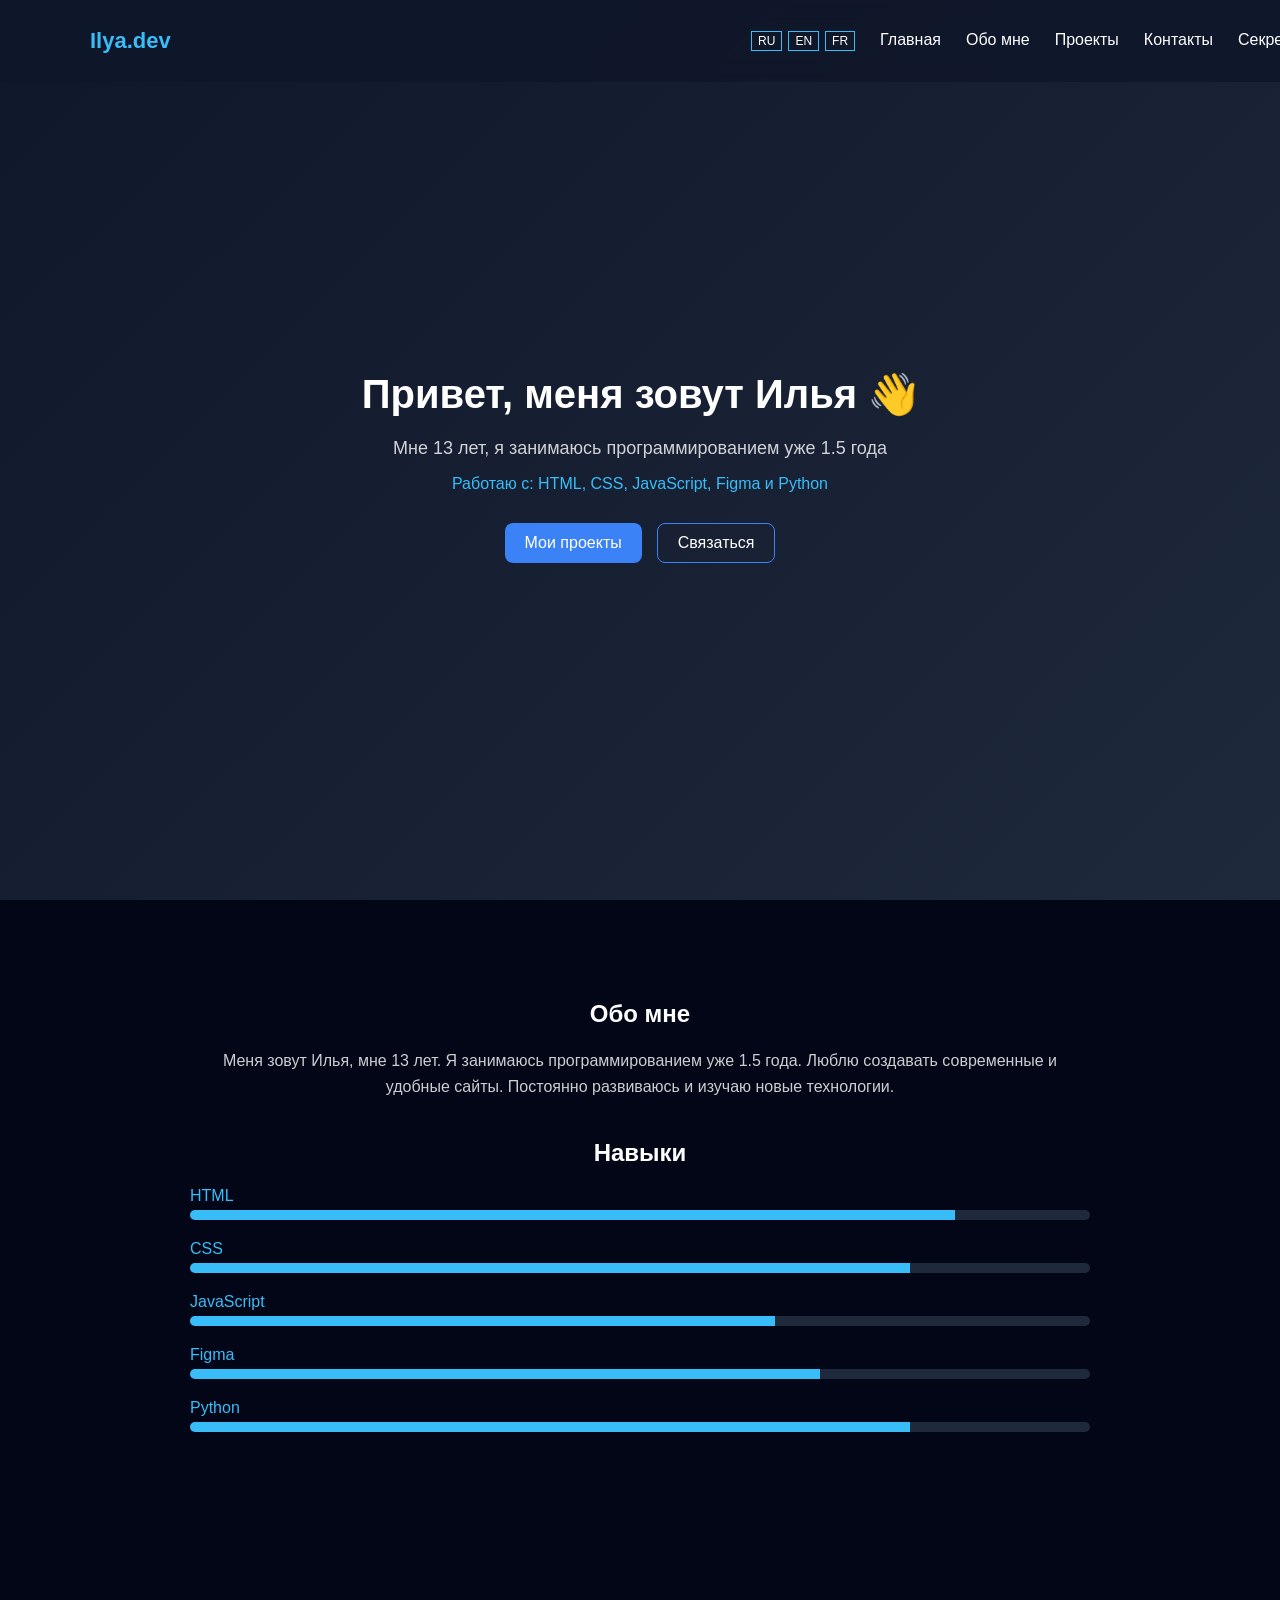
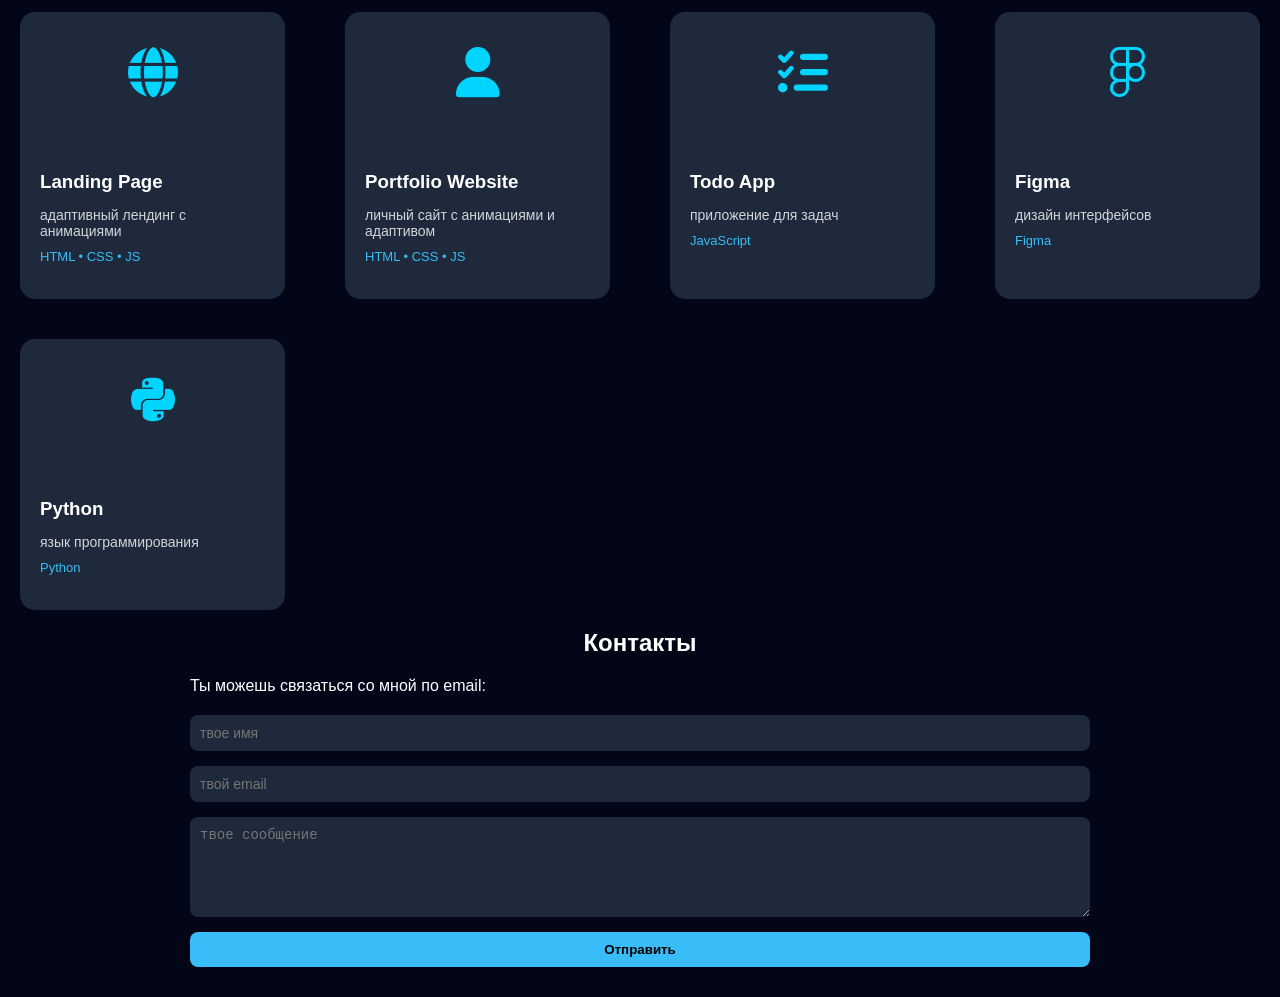
<file: index.html>
<!DOCTYPE html>
<html lang="ru">
<head>
  <meta charset="UTF-8">
  <meta name="viewport" content="width=device-width, initial-scale=1.0">
  <title>Ilya.dev - Портфолио</title>
  <link rel="stylesheet" href="style.css">
  <script src="script.js" defer></script>
  <link rel="stylesheet" href="https://cdnjs.cloudflare.com/ajax/libs/font-awesome/6.5.0/css/all.min.css">
</head>
<body>

  <!-- Navbar -->
  <nav id="navbar">
    <div class="nav-container">
      <div class="logo">Ilya.dev</div>
      <ul class="nav-links">
        <li class="lang-switch">
          <button onclick="setLanguage('ru')">RU</button>
          <button onclick="setLanguage('en')">EN</button>
          <button onclick="setLanguage('fr')">FR</button>
        </li>
        <li><a id="hero-link" href="#hero">Главная</a></li>
        <li><a id="about-link" href="#about">Обо мне</a></li>
        <li><a id="projects-link" href="#projects">Проекты</a></li>
        <li><a id="contact-link" href="#contact">Контакты</a></li>
        <li><a id="secret-link" href="rickroll.html">Секрет</a></li>
      </ul>
      <div class="menu-toggle" id="menu-toggle">☰</div>
    </div>
  </nav>

  <!-- Hero Section -->
  <section class="reveal" id="hero">
    <div class="hero-content">
      <h1 id="title">
  Привет, меня зовут Илья 👋<br>
  <span id="typing"></span>
</h1>

<p class="subtitle" id="subtitle">
  Мне 13 лет, я занимаюсь программированием уже 1.5 года
</p>

<p class="skills" id="skills-text">
  Работаю с: HTML, CSS, JavaScript, Figma и Python
</p>
      <div class="buttons">
        <button onclick="closeMenuAndScroll('#projects-grid')" class="btn" id="projects-btn">Мои проекты</button>
<button onclick="closeMenuAndScroll('#contact')" class="btn btn-outline" id="contact-btn">Связаться</button>
      
      </div>
    </div>
  </section>

<!-- About Section -->
<section class="reveal" id="about">
  <div class="container">
    <h2 id="about-title">Обо мне</h2>

<p class="about-text" id="about-text">
  Меня зовут Илья, мне 13 лет. Я занимаюсь программированием уже 1.5 года.
  Люблю создавать современные и удобные сайты. Постоянно развиваюсь и изучаю новые технологии.
</p>

    <h2 id="Skillers">Навыки</h2>
    <div class="skills">

      <div class="skill">
        <p>HTML</p>
        <div class="progress">
          <div class="progress-bar" data-width="85%"></div>
        </div>
      </div>

      <div class="skill">
        <p>CSS</p>
        <div class="progress">
          <div class="progress-bar" data-width="80%"></div>
        </div>
      </div>

      <div class="skill">
        <p>JavaScript</p>
        <div class="progress">
          <div class="progress-bar" data-width="65%"></div>
        </div>
      </div>

      <div class="skill">
        <p>Figma</p>
        <div class="progress">
          <div class="progress-bar" data-width="70%"></div>
        </div>
      </div>

      <!-- ✅ ВОТ ТУТ Python -->
      <div class="skill">
        <p>Python</p>
        <div class="progress">
          <div class="progress-bar" data-width="80%"></div>
        </div>
      </div>

    </div>
  </div>
</section>
<section class="reveal" id="projects-grid">
  <div class="projects-grid">

  <!-- Проект 1 -->
  <a href="https://www.gohighlevel.com/paidad-google5315b2?utm_source=google&utm_medium=pmax&utm_campaign=ghl_pmax_prospection_global&campaign_id=21990286791&gad_source=1&gad_campaignid=21990299505&gbraid=0AAAAADCDDbjnB-S2tPz_fdzbXPJneMq8s&gclid=Cj0KCQjwkMjOBhC5ARIsADIdb3dOGjlkPdTR_u-k4PlXIwKdNZaTV01KOSbACu87s2nKSUiuEUiqLycaArewEALw_wcB" target="_blank" class="card">
    <div class="card-img icon">
      <i class="fas fa-globe"></i>
    </div>
    <div  class="card-content">
      <h3>Landing Page</h3>
      <p id="Cards_heehe">Современный адаптивный лендинг с анимациями</p>
      <div class="tech">HTML • CSS • JS</div>
    </div>
  </a>

  <!-- Проект 2 -->
  <a href="https://code.visualstudio.com/" target="_blank" class="card">
    <div class="card-img icon">
      <i class="fas fa-user"></i>
    </div>
    <div class="card-content">
      <h3>Portfolio Website</h3>
      <p id="Cards_heehe1">Личный сайт с анимациями и адаптивом</p>
      <div class="tech">HTML • CSS • JS</div>
    </div>
  </a>

  <!-- Проект 3 -->
  <a href="https://to-do.office.com/tasks/" target="_blank" class="card">
    <div class="card-img icon">
      <i class="fas fa-list-check"></i>
    </div>
    <div class="card-content">
      <h3>Todo App</h3>
      <p id="Cards_heehe2">Приложение для задач</p>
      <div class="tech">JavaScript</div>
    </div>
  </a>

  <!-- Проект 4 -->
  <a href="https://figma.com" target="_blank" class="card">
    <div class="card-img icon">
      <i class="fab fa-figma"></i>
    </div>
    <div class="card-content">
      <h3>Figma</h3>
      <p id="Cards_heehe3">Дизайн интерфейсов</p>
      <div class="tech">Figma</div>
    </div>
  </a>

  <!-- Проект 5 -->
  <a href="https://www.online-python.com/" target="_blank" class="card">
    <div class="card-img icon">
      <i class="fab fa-python"></i>
    </div>
    <div class="card-content">
      <h3>Python</h3>
      <p id="Cards_heehe4">Язык программирования</p>
      <div class="tech">Python</div>
    </div>
  </a>

</div>
  <!-- Contact Section --> 
<section class="reveal" id="contact">
  <div class="container">
    <h2 id="Contacts">Контакты</h2>
    <p id="join_me">Ты можешь связаться со мной по email: 
      <a href="mailto:ilailcenko95@gmail.com">ilailcenko95@gmail.com</a>
    </p>

    <!-- ФОРМА -->
    <form class="contact-form" action="https://formspree.io/f/xreooepl" method="POST">
  
  <input type="text" name="name" id="yourname" placeholder="твое имя" required>
  
  <input type="email" name="email" id="email" placeholder="твой email" required>
  
  <textarea name="message" id="message" placeholder="твое сообщение" rows="5" required></textarea>
  
  <button id="Submit" type="submit">Отправить</button>

</form>

  </div>
</section>

</body>
</html>
</file>
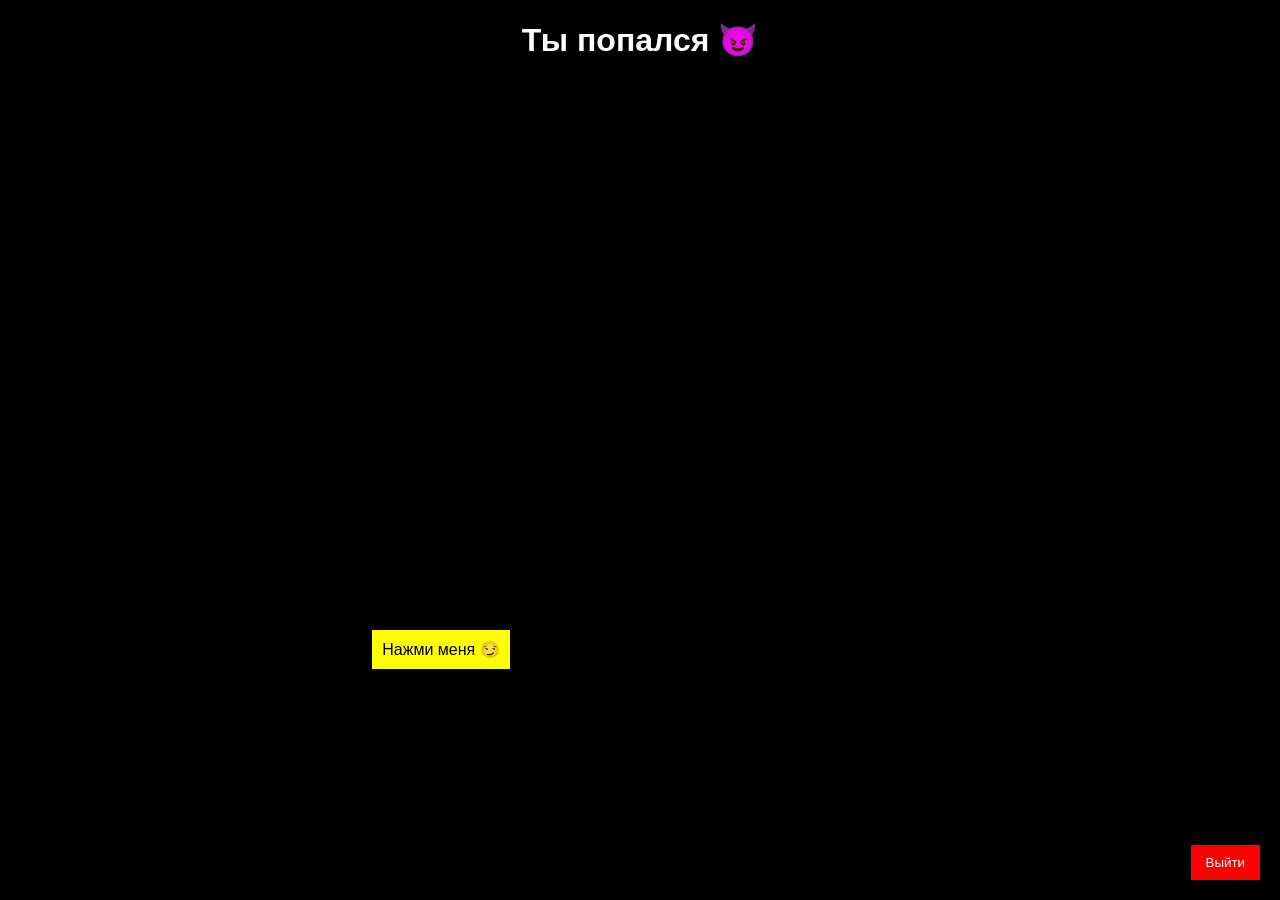
<file: rickroll.html>
<!DOCTYPE html>
<html lang="ru">
<head>
  <meta charset="UTF-8">
  <title>😈</title>

  <style>
    body {
      margin: 0;
      background: black;
      overflow: hidden;
      color: white;
      text-align: center;
      font-family: sans-serif;
    }

    iframe {
      position: absolute;
      width: 300px;
      height: 200px;
      border: none;
    }

    .escape {
      position: fixed;
      bottom: 20px;
      right: 20px;
      padding: 10px 15px;
      background: red;
      color: white;
      border: none;
      cursor: pointer;
    }

    .fake-btn {
      position: absolute;
      padding: 10px;
      background: yellow;
      color: black;
      cursor: pointer;
    }
  </style>
</head>

<body>

<h1 id="ueheheeh">Ты попался 😈</h1>

<audio autoplay loop>
  <source src="https://www.myinstants.com/media/sounds/rick-roll.mp3" type="audio/mpeg">
  Ваш браузер не поддерживает аудио.
</audio>

<button id="Escape" class="escape" onclick="window.location.href='index.html'">
  Выйти
</button>

<script>
  // много рикроллов
  for (let i = 0; i < 10; i++) {
  let iframe = document.createElement("iframe");
  iframe.src = "https://www.youtube.com/embed/dQw4w9WgXcQ?autoplay=1&mute=1&controls=0";
  iframe.allow = "autoplay";
  iframe.style.top = Math.random() * (window.innerHeight - 200) + "px";
  iframe.style.left = Math.random() * (window.innerWidth - 300) + "px";
  document.body.appendChild(iframe);
}

  // убегающие кнопки
  setInterval(() => {
    let btn = document.createElement("div");
    btn.className = "fake-btn";
    btn.innerText = "Нажми меня 😏";
    btn.style.top = Math.random() * window.innerHeight + "px";
    btn.style.left = Math.random() * window.innerWidth + "px";

    btn.onmouseover = () => {
      btn.style.top = Math.random() * window.innerHeight + "px";
      btn.style.left = Math.random() * window.innerWidth + "px";
    };

    document.body.appendChild(btn);
  }, 1000);
</script>

</body>
</html>
</file>
<file: style.css>
/* Общие стили */
body {
  margin: 0;
  font-family: Arial, sans-serif;
  background: #020617;
  color: white;
}
a { color: #38bdf8; text-decoration: none; }
a:hover { text-decoration: underline; }

/* Hero Section */
#hero {
  height: 100vh;
  display: flex;
  align-items: center;
  justify-content: center;
  background: linear-gradient(135deg, #0f172a, #1e293b);
  text-align: center;
}
.hero-content { max-width: 600px; }
h1 { font-size: 40px; margin-bottom: 20px; }
.subtitle { font-size: 18px; margin-bottom: 10px; opacity: 0.8; }
.skills { margin-bottom: 30px; color: #38bdf8; }
.buttons { display: flex; justify-content: center; gap: 15px; }
.btn {
  padding: 10px 20px;
  background: #3b82f6;
  color: white;
  border: none;
  border-radius: 8px;
  transition: 0.3s;
  cursor: pointer;
  font-size: 16px;
  font-family: Arial, sans-serif;
}

.btn:hover {
  background: #2563eb;
  transform: scale(1.05);
}
.btn-outline { background: transparent; border: 1px solid #3b82f6; }
.btn-outline:hover { background: #3b82f6; }

/* About Section */
#about { padding: 80px 20px; }
.container { max-width: 900px; margin: 0 auto; }
h2 { text-align: center; margin-bottom: 20px; }
.about-text { text-align: center; margin-bottom: 40px; line-height: 1.6; opacity: 0.8; }

/* Skills Progress Bars */
.skill { margin-bottom: 20px; }
.skill p { margin-bottom: 5px; }
.progress { width: 100%; height: 10px; background: #1e293b; border-radius: 5px; overflow: hidden; }
.progress-bar { height: 100%; background: #38bdf8; width: 0; transition: 1s; }

/* Projects */
/* Projects */
#projects {
  padding: 100px 20px;
  background: #0f172a; /* чуть светлее, чтобы было видно карточки */
  color: white;
  min-height: 100vh; /* секция растягивается по высоте экрана */
}

.projects-grid {
  display: grid;
  grid-template-columns: repeat(auto-fit, minmax(280px, 1fr));
  gap: 30px;
  margin-top: 50px;
}

.card {
  background: #1e293b;
  border-radius: 15px;
  overflow: hidden;
  transition: 0.4s;
  position: relative;
  opacity: 0;
  transform: translateY(40px);
  animation: show 0.8s forwards;
  margin-top: 20px;
}

.card img {
  width: 100%;
  display: block;
}

.card-content {
  padding: 20px;
}

.card-content h3 {
  margin-bottom: 10px;
}

.card-content p {
  font-size: 14px;
  opacity: 0.8;
  margin-bottom: 10px;
}

.tech {
  font-size: 13px;
  color: #38bdf8;
  margin-bottom: 15px;
}

.card-buttons {
  display: flex;
  gap: 10px;
}

.card:hover {
  transform: translateY(-10px) scale(1.02);
  box-shadow: 0 20px 40px rgba(0,0,0,0.5);
}

.card::after {
  content: "";
  position: absolute;
  inset: 0;
  background: linear-gradient(transparent, rgba(0,0,0,0.6));
  opacity: 0;
  transition: 0.4s;
}

.card:hover::after {
  opacity: 1;
}

/* Анимация появления */
@keyframes show {
  to {
    opacity: 1;
    transform: translateY(0);
  }
}

.card:nth-child(1) { animation-delay: 0.2s; }
.card:nth-child(2) { animation-delay: 0.4s; }
.card:nth-child(3) { animation-delay: 0.6s; }

.card:hover { transform: translateY(-10px) scale(1.02); box-shadow: 0 20px 40px rgba(0,0,0,0.5); }
.card-img img { width: 100%; display: block; }
.card-content { padding: 20px; }
.card-content h3 { margin-bottom: 10px; }
.card-content p { font-size: 14px; opacity: 0.8; margin-bottom: 10px; }
.tech { font-size: 13px; color: #38bdf8; margin-bottom: 15px; }
.card-buttons { display: flex; gap: 10px; }
.card::after {
  content: "";
  position: absolute; inset: 0;
  background: linear-gradient(transparent, rgba(0,0,0,0.6));
  opacity: 0; transition: 0.4s;
}
.card:hover::after { opacity: 1; }
.card:nth-child(1) { animation-delay: 0.2s; }
.card:nth-child(2) { animation-delay: 0.4s; }
.card:nth-child(3) { animation-delay: 0.6s; }
@keyframes show { to { opacity: 1; transform: translateY(0); } }

/* Navbar */
#navbar { position: fixed; top: 0; width: 100%; padding: 15px 30px; z-index: 1000; transition: 0.3s; }
#navbar.scrolled { background: rgba(15, 23, 42, 0.8); backdrop-filter: blur(10px); }
.nav-container { display: flex; justify-content: space-between; align-items: center; }
.logo { font-weight: bold; font-size: 20px; color: #38bdf8; }
.nav-links { list-style: none; display: flex; gap: 20px; }
.nav-links a { text-decoration: none; color: white; position: relative; }
.nav-links a::after { content: ""; position: absolute; width: 0; height: 2px; background: #38bdf8; left: 0; bottom: -5px; transition: 0.3s; }
.nav-links a:hover::after { width: 100%; }

/* Mobile Menu */
.menu-toggle { display: none; font-size: 24px; cursor: pointer; }

/* Scroll behavior */
html { scroll-behavior: smooth; }
.reveal { opacity: 0; transform: translateY(50px); transition: all 0.8s ease; }
.reveal.active { opacity: 1; transform: translateY(0); }
/* Navbar */
#navbar {
  position: fixed;
  top: 0;
  width: 100%;
  padding: 15px 50px; /* увеличили отступы слева и справа */
  background: rgba(15, 23, 42, 0.9); /* слегка прозрачный фон */
  backdrop-filter: blur(10px);
  z-index: 1000;
  display: flex;
  justify-content: center;
  transition: 0.3s;
}

/* Контейнер навбара */
.nav-container {
  width: 100%;
  max-width: 1200px; /* ограничим ширину */
  display: flex;
  justify-content: space-between;
  align-items: center;
}

/* Логотип */
.logo {
  font-weight: bold;
  font-size: 22px;
  color: #38bdf8;
}

/* Ссылки */
.nav-links {
  list-style: none;
  display: flex;
  gap: 25px;
}

.nav-links a {
  text-decoration: none;
  color: white;
  font-weight: 500;
  position: relative;
  padding: 5px 0;
}

.nav-links a::after {
  content: "";
  position: absolute;
  width: 0;
  height: 2px;
  background: #38bdf8;
  left: 0;
  bottom: -5px;
  transition: 0.3s;
}

.nav-links a:hover::after {
  width: 100%;
}

/* Скролл эффект */
#navbar.scrolled {
  background: rgba(15, 23, 42, 0.95);
}

/* Мобильное меню */
.menu-toggle {
  display: none;
  font-size: 24px;
  cursor: pointer;
}

@media (max-width: 768px) {
  #navbar {
    padding: 12px 16px;
    justify-content: space-between;
  }

  .nav-container {
    position: relative;
    display: flex;
    justify-content: space-between;
    align-items: center;
    width: 100%;
  }

  .menu-toggle {
    display: block;
    position: absolute;
    left: 16px;
    top: 18px;
    z-index: 1001;
    color: white;
  }

  .logo {
    margin: 0 auto;
  }

  .nav-links {
    position: fixed;
    top: 62px;
    left: 0;
    right: 0;
    background: rgba(15, 23, 42, 0.98);
    flex-direction: column;
    width: 100%;
    padding: 20px 16px 24px;
    display: none;
    border-radius: 0 0 16px 16px;
    box-shadow: 0 20px 40px rgba(0, 0, 0, 0.35);
    z-index: 999;
  }

  .nav-links.active {
    display: flex;
  }

  .nav-links li {
    width: 100%;
  }

  .nav-links a {
    display: block;
    width: 100%;
    padding: 12px 0;
    font-size: 16px;
  }

  .lang-switch {
    flex-direction: row;
    flex-wrap: wrap;
    gap: 5px;
    width: 100%;
    margin-bottom: 10px;
  }

  .lang-switch button {
    flex: none;
    width: auto;
    min-width: 0;
    padding: 2px 6px;
    font-size: 12px;
    white-space: nowrap;
  }

  .hero-content {
    padding: 0 20px;
  }

  h1 {
    font-size: 32px;
  }

  .subtitle,
  .skills {
    font-size: 16px;
  }

  .buttons {
    flex-direction: column;
    gap: 12px;
    align-items: center;
  }

  .btn {
    width: 100%;
    max-width: 280px;
    padding: 12px 20px;
    font-size: 16px;
    border: none;
    cursor: pointer;
    appearance: none;
    -webkit-appearance: none;
    -webkit-tap-highlight-color: transparent;
  }

  .projects-grid {
    gap: 20px;
    margin-top: 30px;
  }
}
/* Contact Form */
.contact-form {
  margin-top: 20px;
  display: flex;
  flex-direction: column;
  gap: 15px;
}

.contact-form input,
.contact-form textarea {
  padding: 10px;
  border: none;
  border-radius: 8px;
  background: #1e293b;
  color: white;
  font-size: 14px;
}

.contact-form input:focus,
.contact-form textarea:focus {
  outline: 2px solid #38bdf8;
}

.contact-form button {
  padding: 10px;
  border: none;
  border-radius: 8px;
  background: #38bdf8;
  color: black;
  font-weight: bold;
  cursor: pointer;
  transition: 0.3s;
  margin-bottom: 30px;
}

.contact-form button:hover {
  background: #0ea5e9;
}
.projects-grid {
  display: grid;
  grid-template-columns: repeat(auto-fit, minmax(250px, 1fr));
  gap: 20px; /* 🔥 расстояние между карточками */
}

.card {
  background: #1e293b;
  border-radius: 15px;
  overflow: hidden;
  position: relative;
  margin-left: 20px;
  margin-right: 20px;
}
.card-img.icon {
  display: flex;
  align-items: center;
  justify-content: center;
  height: 120px;
  font-size: 50px;
  color: #00d4ff;
}
.card {
  text-decoration: none;
  color: inherit;
  display: block;
  transition: transform 0.2s ease;
}

.card:hover {
  transform: translateY(-5px);
}
.lang-switch {
  display: flex;
  gap: 6px;
}

.lang-switch button {
  background: transparent;
  border: 1px solid #38bdf8;
  color: white;
  padding: 2px 6px;
  font-size: 12px;
  transition: 0.3s;
  flex: none;
  width: auto;
  min-width: 0;
  white-space: nowrap;
}

.lang-switch button:hover {
  background: #38bdf8;
  color: black;
}
</file>
